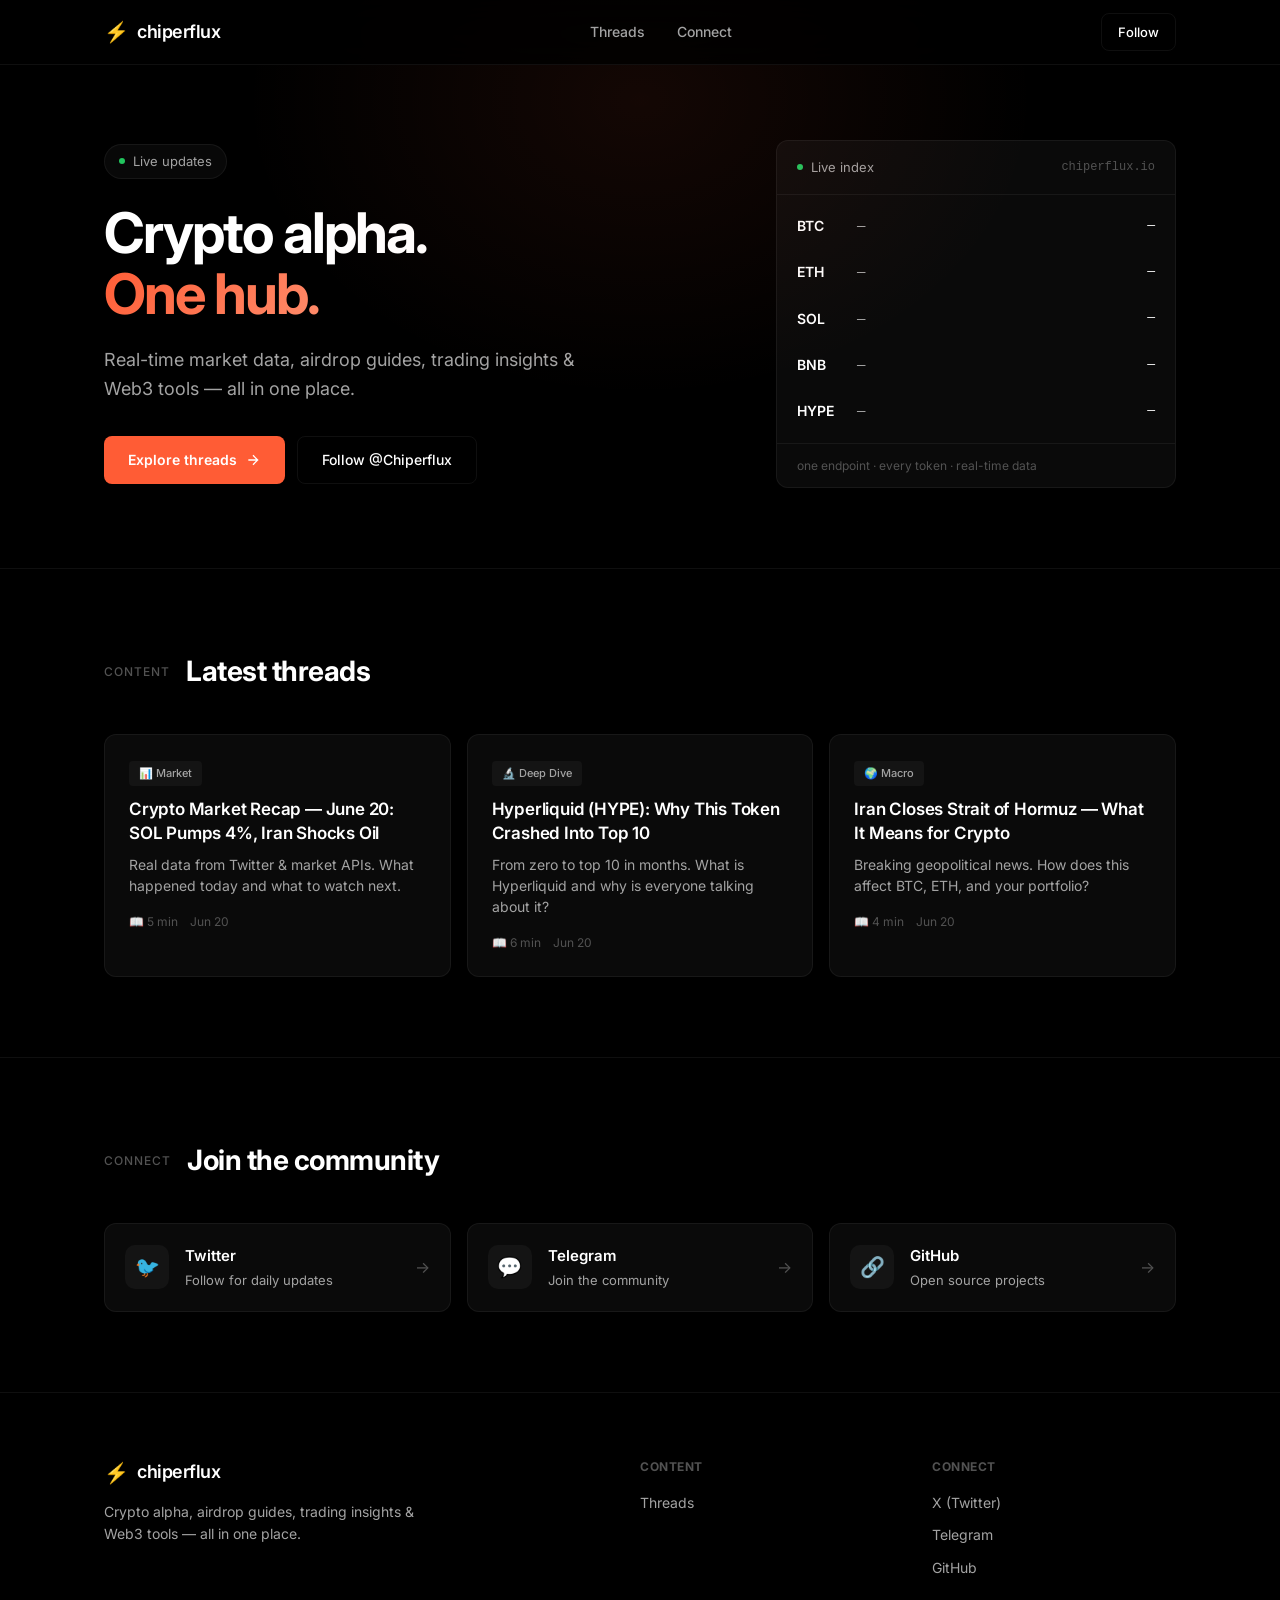
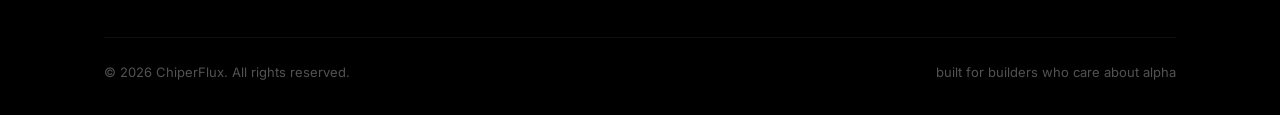
<file: index.html>
<!DOCTYPE html>
<html lang="en">
<head>
    <meta charset="UTF-8">
    <meta name="viewport" content="width=device-width, initial-scale=1.0">
    <title>ChiperFlux — Web3 x NFT x AI</title>
    <meta name="description" content="Crypto alpha, airdrop guides, trading insights & Web3 tools. Built by @Chiperflux.">
    <link rel="preconnect" href="https://fonts.googleapis.com">
    <link rel="preconnect" href="https://fonts.gstatic.com" crossorigin>
    <link href="https://fonts.googleapis.com/css2?family=Inter:wght@300;400;500;600;700;800;900&display=swap" rel="stylesheet">
    <link rel="stylesheet" href="css/style.css">
    <link rel="icon" href="data:image/svg+xml,<svg xmlns='http://www.w3.org/2000/svg' viewBox='0 0 100 100'><text y='.9em' font-size='90'>⚡</text></svg>">
</head>
<body>
    <!-- Navigation -->
    <nav class="nav">
        <div class="nav-inner">
            <a href="/" class="nav-logo">
                <span class="logo-icon">⚡</span>
                <span class="logo-text">chiperflux</span>
            </a>
            <div class="nav-links">
                <a href="#threads">Threads</a>
                                <a href="#connect">Connect</a>
            </div>
            <div class="nav-actions">
                <a href="https://x.com/Chiperflux" target="_blank" class="btn-nav">Follow</a>
            </div>
            <button class="nav-toggle" onclick="toggleNav()">
                <span></span>
                <span></span>
                <span></span>
            </button>
        </div>
    </nav>

    <!-- Mobile Menu -->
    <div class="mobile-menu" id="mobileMenu">
        <div class="mobile-menu-inner">
            <a href="#threads" onclick="toggleNav()">Threads</a>
                        <a href="#connect" onclick="toggleNav()">Connect</a>
            <a href="https://x.com/Chiperflux" target="_blank" class="btn-primary">Follow on X</a>
        </div>
    </div>

    <!-- Hero Section -->
    <section class="hero">
        <div class="hero-glow"></div>
        <div class="container">
            <div class="hero-content">
                <div class="hero-text">
                    <div class="hero-badge">
                        <span class="badge-dot"></span>
                        Live updates
                    </div>
                    <h1>Crypto alpha.<br><span class="gradient-text">One hub.</span></h1>
                    <p>Real-time market data, airdrop guides, trading insights & Web3 tools — all in one place.</p>
                    <div class="hero-actions">
                        <a href="#threads" class="btn-primary">
                            Explore threads
                            <svg width="16" height="16" viewBox="0 0 24 24" fill="none" stroke="currentColor" stroke-width="2"><path d="M5 12h14M12 5l7 7-7 7"/></svg>
                        </a>
                        <a href="https://x.com/Chiperflux" target="_blank" class="btn-outline">Follow @Chiperflux</a>
                    </div>
                </div>
                <div class="hero-card">
                    <div class="card-header">
                        <span class="card-badge">
                            <span class="badge-dot"></span>
                            Live index
                        </span>
                        <span class="card-link">chiperflux.io</span>
                    </div>
                    <div class="card-content" id="liveIndex">
                        <div class="index-row">
                            <span class="index-symbol">BTC</span>
                            <span class="index-price" id="idx-btc">—</span>
                            <span class="index-change" id="idx-btc-change">—</span>
                        </div>
                        <div class="index-row">
                            <span class="index-symbol">ETH</span>
                            <span class="index-price" id="idx-eth">—</span>
                            <span class="index-change" id="idx-eth-change">—</span>
                        </div>
                        <div class="index-row">
                            <span class="index-symbol">SOL</span>
                            <span class="index-price" id="idx-sol">—</span>
                            <span class="index-change" id="idx-sol-change">—</span>
                        </div>
                        <div class="index-row">
                            <span class="index-symbol">BNB</span>
                            <span class="index-price" id="idx-bnb">—</span>
                            <span class="index-change" id="idx-bnb-change">—</span>
                        </div>
                        <div class="index-row">
                            <span class="index-symbol">HYPE</span>
                            <span class="index-price" id="idx-hype">—</span>
                            <span class="index-change" id="idx-hype-change">—</span>
                        </div>
                    </div>
                    <div class="card-footer">
                        <span>one endpoint · every token · real-time data</span>
                    </div>
                </div>
            </div>

        </div>
    </section>



    <!-- Threads Section -->
    <section class="section" id="threads">
        <div class="container">
            <div class="section-header">
                <span class="section-label">CONTENT</span>
                <h2>Latest threads</h2>
            </div>
            <div class="threads-grid" id="threadsGrid"></div>
        </div>
    </section>

    <!-- Connect Section -->
    <section class="section" id="connect">
        <div class="container">
            <div class="section-header">
                <span class="section-label">CONNECT</span>
                <h2>Join the community</h2>
            </div>
            <div class="connect-grid" id="linksGrid"></div>
        </div>
    </section>

    <!-- Footer -->
    <footer class="footer">
        <div class="container">
            <div class="footer-grid">
                <div class="footer-brand">
                    <a href="/" class="footer-logo">
                        <span class="logo-icon">⚡</span>
                        <span class="logo-text">chiperflux</span>
                    </a>
                    <p>Crypto alpha, airdrop guides, trading insights & Web3 tools — all in one place.</p>
                </div>
                <div class="footer-col">
                    <h4>Content</h4>
                    <a href="#threads">Threads</a>
                                    </div>
                <div class="footer-col">
                    <h4>Connect</h4>
                    <a href="https://x.com/Chiperflux" target="_blank">X (Twitter)</a>
                    <a href="https://t.me/chiperflux" target="_blank">Telegram</a>
                    <a href="https://github.com/chiperflux" target="_blank">GitHub</a>
                </div>
            </div>
            <div class="footer-bottom">
                <span>© 2026 ChiperFlux. All rights reserved.</span>
                <span>built for builders who care about alpha</span>
            </div>
        </div>
    </footer>

    <script src="js/app.js"></script>
</body>
</html>
</file>
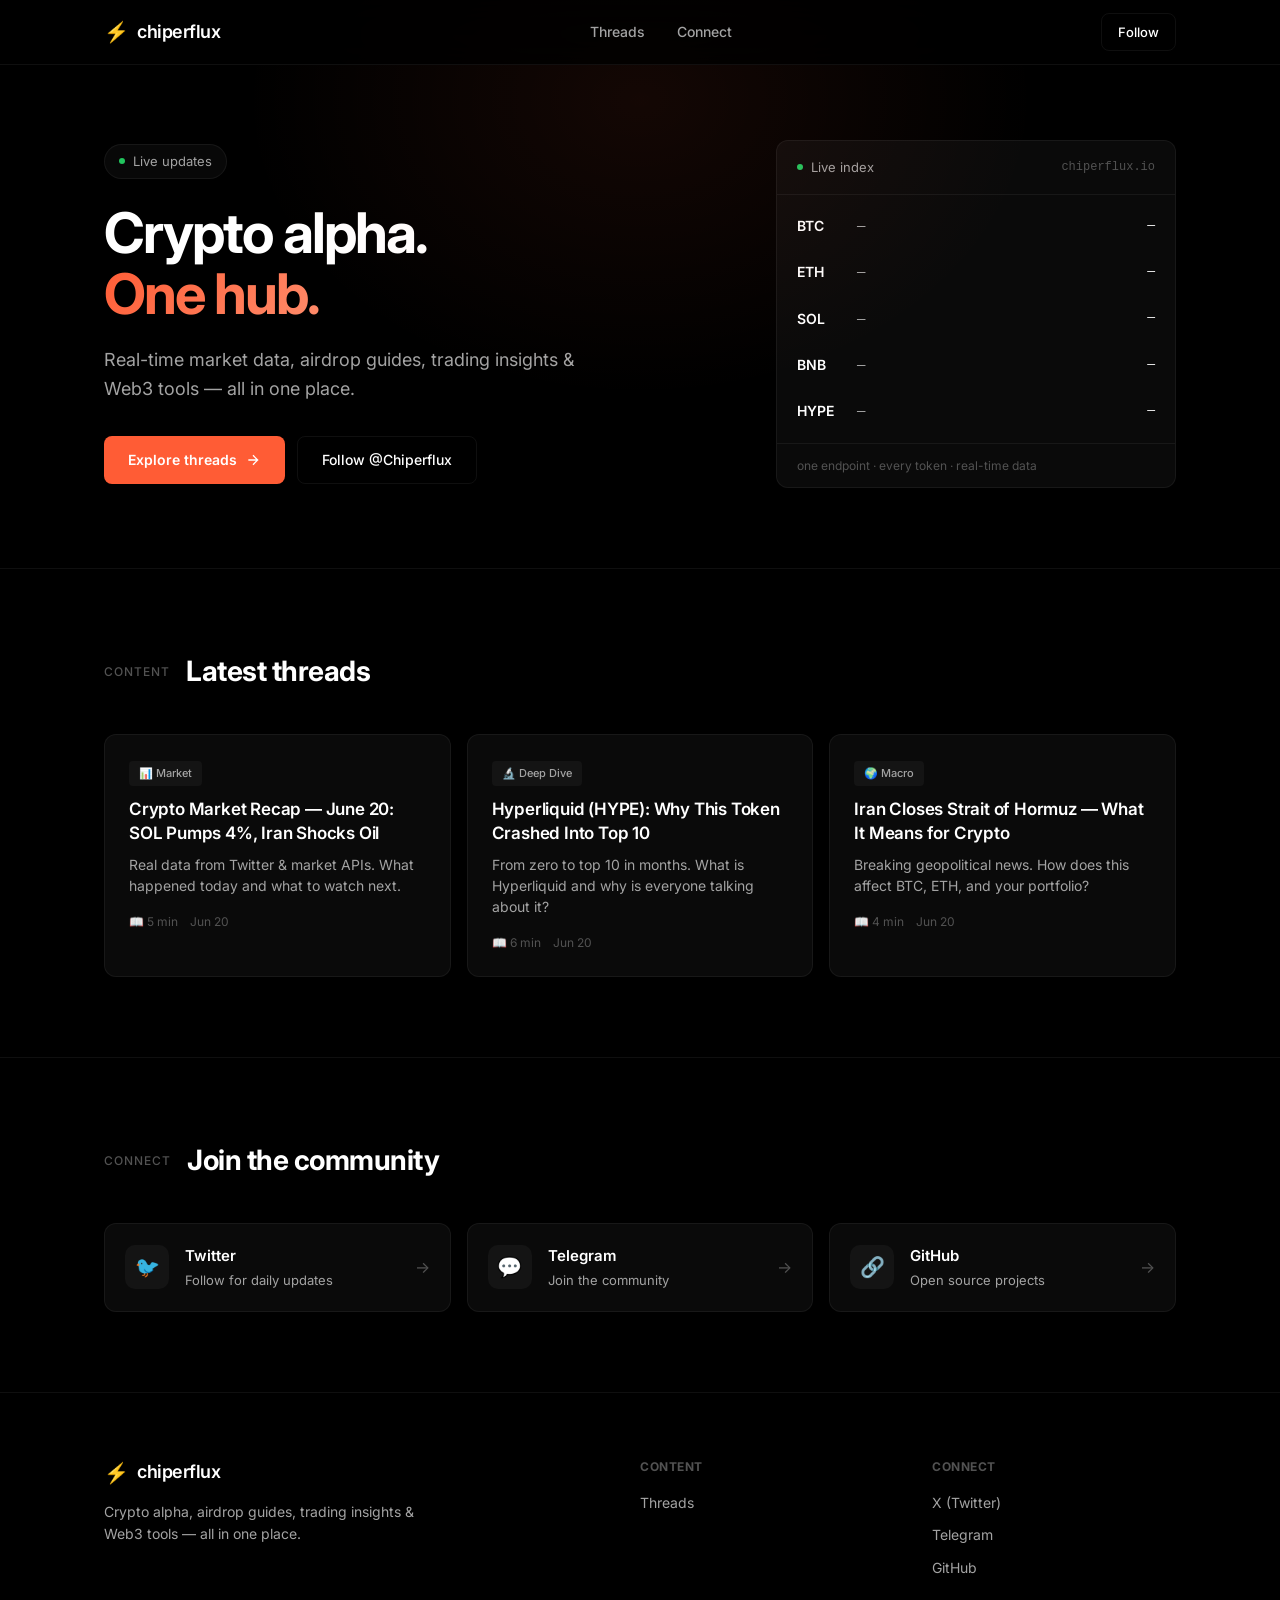
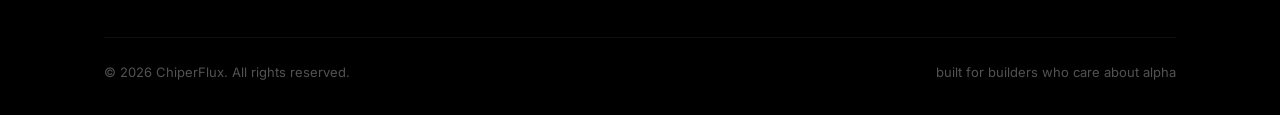
<file: thread.html>
<!DOCTYPE html>
<html lang="en">
<head>
    <meta charset="UTF-8">
    <meta name="viewport" content="width=device-width, initial-scale=1.0">
    <title>Thread — ChiperFlux</title>
    <meta name="description" content="Crypto thread by @Chiperflux">
    <link rel="preconnect" href="https://fonts.googleapis.com">
    <link rel="preconnect" href="https://fonts.gstatic.com" crossorigin>
    <link href="https://fonts.googleapis.com/css2?family=Inter:wght@300;400;500;600;700;800;900&display=swap" rel="stylesheet">
    <link rel="stylesheet" href="css/style.css">
    <link rel="icon" href="data:image/svg+xml,<svg xmlns='http://www.w3.org/2000/svg' viewBox='0 0 100 100'><text y='.9em' font-size='90'>⚡</text></svg>">
</head>
<body>
    <!-- Navigation -->
    <nav class="nav">
        <div class="nav-inner">
            <a href="/" class="nav-logo">
                <span class="logo-icon">⚡</span>
                <span class="logo-text">chiperflux</span>
            </a>
            <div class="nav-links">
                <a href="/">Home</a>
                <a href="/#threads">Threads</a>
                            </div>
            <div class="nav-actions">
                <a href="https://x.com/Chiperflux" target="_blank" class="btn-nav">Follow</a>
            </div>
            <button class="nav-toggle" onclick="toggleNav()">
                <span></span>
                <span></span>
                <span></span>
            </button>
        </div>
    </nav>

    <!-- Mobile Menu -->
    <div class="mobile-menu" id="mobileMenu">
        <div class="mobile-menu-inner">
            <a href="/" onclick="toggleNav()">Home</a>
            <a href="/#threads" onclick="toggleNav()">Threads</a>
                        <a href="https://x.com/Chiperflux" target="_blank" class="btn-primary">Follow on X</a>
        </div>
    </div>

    <main class="thread-page">
        <a href="/" class="back-link">
            <svg width="16" height="16" viewBox="0 0 24 24" fill="none" stroke="currentColor" stroke-width="2"><path d="M19 12H5M12 19l-7-7 7-7"/></svg>
            Back to hub
        </a>

        <div class="thread-hero">
            <span class="thread-tag" id="threadTag">—</span>
            <h1 class="thread-title-lg" id="threadTitle">Loading...</h1>
            <div class="thread-meta-lg">
                <span id="threadDate">—</span>
                <span id="threadReadTime">—</span>
            </div>
        </div>

        <div class="tweet-list" id="tweetList"></div>

        <div class="thread-actions">
            <a id="twitterShareBtn" href="#" target="_blank" class="btn-primary">
                <svg width="16" height="16" viewBox="0 0 24 24" fill="currentColor"><path d="M18.244 2.25h3.308l-7.227 8.26 8.502 11.24H16.17l-5.214-6.817L4.99 21.75H1.68l7.73-8.835L1.254 2.25H8.08l4.713 6.231zm-1.161 17.52h1.833L7.084 4.126H5.117z"/></svg>
                Share on X
            </a>
            <button onclick="copyLink()" class="btn-share">
                <svg width="16" height="16" viewBox="0 0 24 24" fill="none" stroke="currentColor" stroke-width="2"><rect x="9" y="9" width="13" height="13" rx="2"/><path d="M5 15H4a2 2 0 01-2-2V4a2 2 0 012-2h9a2 2 0 012 2v1"/></svg>
                Copy link
            </button>
        </div>

        <section class="section" style="padding-top:40px;border-top:1px solid rgba(255,255,255,0.06)">
            <div class="section-header">
                <span class="section-label">MORE</span>
                <h2>Other threads</h2>
            </div>
            <div class="threads-grid" id="relatedThreads"></div>
        </section>

        <footer class="footer" style="margin-top:40px">
            <div class="footer-bottom">
                <a href="/">← Back to ChiperFlux Hub</a>
            </div>
        </footer>
    </main>

    <script src="js/thread.js"></script>
</body>
</html>
</file>
<file: css/style.css>
/* ============================================
   ChiperFlux — zyloo.io Style
   Dark, minimal, clean, professional
   ============================================ */

:root {
    --bg: #000;
    --bg-card: #0a0a0a;
    --bg-card-hover: #111;
    --border: rgba(255, 255, 255, 0.06);
    --border-hover: rgba(255, 255, 255, 0.12);
    --text: #fff;
    --text-secondary: #a3a3a3;
    --text-muted: #525252;
    --accent: #ff5c35;
    --accent-hover: #ff7a5c;
    --green: #22c55e;
    --red: #ef4444;
    --radius: 12px;
    --radius-sm: 8px;
    --font: 'Inter', -apple-system, BlinkMacSystemFont, sans-serif;
}

*, *::before, *::after {
    margin: 0;
    padding: 0;
    box-sizing: border-box;
}

html {
    scroll-behavior: smooth;
}

body {
    font-family: var(--font);
    background: var(--bg);
    color: var(--text);
    line-height: 1.6;
    -webkit-font-smoothing: antialiased;
    -moz-osx-font-smoothing: grayscale;
}

.container {
    max-width: 1120px;
    margin: 0 auto;
    padding: 0 24px;
}

/* ============================================
   Navigation
   ============================================ */

.nav {
    position: fixed;
    top: 0;
    left: 0;
    right: 0;
    z-index: 100;
    background: rgba(0, 0, 0, 0.8);
    backdrop-filter: blur(20px);
    -webkit-backdrop-filter: blur(20px);
    border-bottom: 1px solid var(--border);
}

.nav-inner {
    max-width: 1120px;
    margin: 0 auto;
    padding: 0 24px;
    height: 64px;
    display: flex;
    align-items: center;
    justify-content: space-between;
}

.nav-logo {
    display: flex;
    align-items: center;
    gap: 8px;
    text-decoration: none;
    color: var(--text);
}

.logo-icon {
    font-size: 20px;
}

.logo-text {
    font-size: 18px;
    font-weight: 600;
    letter-spacing: -0.5px;
}

.nav-links {
    display: flex;
    gap: 32px;
}

.nav-links a {
    color: var(--text-secondary);
    text-decoration: none;
    font-size: 14px;
    font-weight: 500;
    transition: color 0.2s;
}

.nav-links a:hover {
    color: var(--text);
}

.nav-actions {
    display: flex;
    align-items: center;
    gap: 12px;
}

.btn-nav {
    padding: 8px 16px;
    background: transparent;
    border: 1px solid var(--border);
    border-radius: var(--radius-sm);
    color: var(--text);
    text-decoration: none;
    font-size: 13px;
    font-weight: 500;
    transition: all 0.2s;
}

.btn-nav:hover {
    background: rgba(255, 255, 255, 0.05);
    border-color: var(--border-hover);
}

.nav-toggle {
    display: none;
    flex-direction: column;
    gap: 5px;
    background: none;
    border: none;
    cursor: pointer;
    padding: 8px;
}

.nav-toggle span {
    display: block;
    width: 20px;
    height: 2px;
    background: var(--text);
    border-radius: 1px;
    transition: all 0.3s;
}

.nav-toggle.active span:nth-child(1) {
    transform: rotate(45deg) translate(5px, 5px);
}

.nav-toggle.active span:nth-child(2) {
    opacity: 0;
}

.nav-toggle.active span:nth-child(3) {
    transform: rotate(-45deg) translate(5px, -5px);
}

/* Mobile Menu */
.mobile-menu {
    position: fixed;
    top: 64px;
    left: 0;
    right: 0;
    bottom: 0;
    background: rgba(0, 0, 0, 0.95);
    z-index: 99;
    opacity: 0;
    visibility: hidden;
    transition: all 0.3s;
}

.mobile-menu.active {
    opacity: 1;
    visibility: visible;
}

.mobile-menu-inner {
    padding: 24px;
    display: flex;
    flex-direction: column;
    gap: 16px;
}

.mobile-menu-inner a {
    color: var(--text);
    text-decoration: none;
    font-size: 18px;
    font-weight: 500;
    padding: 12px 0;
    border-bottom: 1px solid var(--border);
}

/* ============================================
   Hero Section
   ============================================ */

.hero {
    position: relative;
    padding: 140px 0 80px;
    overflow: hidden;
}

.hero-glow {
    position: absolute;
    top: -200px;
    left: 50%;
    transform: translateX(-50%);
    width: 800px;
    height: 600px;
    background: radial-gradient(ellipse, rgba(255, 92, 53, 0.08) 0%, transparent 70%);
    pointer-events: none;
}

.hero-content {
    display: grid;
    grid-template-columns: 1fr 400px;
    gap: 60px;
    align-items: center;
}

.hero-badge {
    display: inline-flex;
    align-items: center;
    gap: 8px;
    padding: 6px 14px;
    background: rgba(255, 255, 255, 0.03);
    border: 1px solid var(--border);
    border-radius: 20px;
    font-size: 13px;
    color: var(--text-secondary);
    margin-bottom: 24px;
}

.badge-dot {
    width: 6px;
    height: 6px;
    background: var(--green);
    border-radius: 50%;
    animation: pulse 2s ease-in-out infinite;
}

@keyframes pulse {
    0%, 100% { opacity: 1; }
    50% { opacity: 0.5; }
}

.hero h1 {
    font-size: 56px;
    font-weight: 700;
    line-height: 1.1;
    letter-spacing: -2px;
    margin-bottom: 20px;
}

.gradient-text {
    background: linear-gradient(135deg, var(--accent), #ff8c6b);
    -webkit-background-clip: text;
    -webkit-text-fill-color: transparent;
    background-clip: text;
}

.hero p {
    font-size: 18px;
    color: var(--text-secondary);
    line-height: 1.6;
    margin-bottom: 32px;
    max-width: 480px;
}

.hero-actions {
    display: flex;
    gap: 12px;
    flex-wrap: wrap;
}

.btn-primary {
    display: inline-flex;
    align-items: center;
    gap: 8px;
    padding: 12px 24px;
    background: var(--accent);
    color: var(--text);
    border: none;
    border-radius: var(--radius-sm);
    font-size: 14px;
    font-weight: 600;
    text-decoration: none;
    transition: all 0.2s;
    cursor: pointer;
}

.btn-primary:hover {
    background: var(--accent-hover);
    transform: translateY(-1px);
}

.btn-outline {
    display: inline-flex;
    align-items: center;
    gap: 8px;
    padding: 12px 24px;
    background: transparent;
    color: var(--text);
    border: 1px solid var(--border);
    border-radius: var(--radius-sm);
    font-size: 14px;
    font-weight: 500;
    text-decoration: none;
    transition: all 0.2s;
}

.btn-outline:hover {
    background: rgba(255, 255, 255, 0.03);
    border-color: var(--border-hover);
}

/* Hero Card */
.hero-card {
    background: var(--bg-card);
    border: 1px solid var(--border);
    border-radius: var(--radius);
    overflow: hidden;
}

.card-header {
    display: flex;
    align-items: center;
    justify-content: space-between;
    padding: 16px 20px;
    border-bottom: 1px solid var(--border);
}

.card-badge {
    display: flex;
    align-items: center;
    gap: 8px;
    font-size: 13px;
    color: var(--text-secondary);
}

.card-link {
    font-size: 12px;
    color: var(--text-muted);
    font-family: monospace;
}

.card-content {
    padding: 8px 0;
}

.index-row {
    display: flex;
    align-items: center;
    padding: 12px 20px;
    transition: background 0.2s;
}

.index-row:hover {
    background: rgba(255, 255, 255, 0.02);
}

.index-symbol {
    width: 60px;
    font-weight: 600;
    font-size: 14px;
    color: var(--text);
}

.index-price {
    flex: 1;
    font-size: 14px;
    color: var(--text-secondary);
    font-family: monospace;
}

.index-change {
    font-size: 13px;
    font-weight: 500;
    font-family: monospace;
}

.index-change.up { color: var(--green); }
.index-change.down { color: var(--red); }

.card-footer {
    padding: 12px 20px;
    border-top: 1px solid var(--border);
    font-size: 12px;
    color: var(--text-muted);
}

/* Hero Stats */
.hero-stats {
    display: flex;
    gap: 48px;
    margin-top: 64px;
    padding-top: 32px;
    border-top: 1px solid var(--border);
}

.stat {
    display: flex;
    flex-direction: column;
    gap: 4px;
}

.stat-value {
    font-size: 32px;
    font-weight: 700;
    letter-spacing: -1px;
}

.stat-label {
    font-size: 13px;
    color: var(--text-muted);
    text-transform: uppercase;
    letter-spacing: 0.5px;
}

/* ============================================
   Sections
   ============================================ */

.section {
    padding: 80px 0;
    border-top: 1px solid var(--border);
}

.section-header {
    display: flex;
    align-items: center;
    gap: 16px;
    margin-bottom: 40px;
}

.section-label {
    font-size: 12px;
    color: var(--text-muted);
    text-transform: uppercase;
    letter-spacing: 1px;
    font-weight: 500;
}

.section-header h2 {
    font-size: 28px;
    font-weight: 700;
    letter-spacing: -0.5px;
    flex: 1;
}

.section-link {
    font-size: 14px;
    color: var(--text-secondary);
    text-decoration: none;
    transition: color 0.2s;
}

.section-link:hover {
    color: var(--text);
}

/* ============================================
   Market Table
   ============================================ */

.market-table {
    background: var(--bg-card);
    border: 1px solid var(--border);
    border-radius: var(--radius);
    overflow: hidden;
}

.table-header {
    display: grid;
    grid-template-columns: 50px 1fr 140px 100px;
    padding: 12px 20px;
    border-bottom: 1px solid var(--border);
    font-size: 12px;
    color: var(--text-muted);
    text-transform: uppercase;
    letter-spacing: 0.5px;
}

.market-row {
    display: grid;
    grid-template-columns: 50px 1fr 140px 100px;
    padding: 16px 20px;
    border-bottom: 1px solid var(--border);
    transition: background 0.2s;
    align-items: center;
}

.market-row:last-child {
    border-bottom: none;
}

.market-row:hover {
    background: rgba(255, 255, 255, 0.02);
}

.market-rank {
    font-size: 14px;
    color: var(--text-muted);
    font-weight: 500;
}

.market-info {
    display: flex;
    align-items: center;
    gap: 12px;
}

.market-symbol {
    font-weight: 600;
    font-size: 14px;
}

.market-name {
    font-size: 13px;
    color: var(--text-secondary);
}

.market-price {
    font-size: 14px;
    font-family: monospace;
    color: var(--text);
}

.market-change {
    font-size: 14px;
    font-weight: 500;
    font-family: monospace;
}

.market-change.up { color: var(--green); }
.market-change.down { color: var(--red); }

/* ============================================
   Threads Grid
   ============================================ */

.threads-grid {
    display: grid;
    grid-template-columns: repeat(auto-fill, minmax(340px, 1fr));
    gap: 16px;
}

.thread-card {
    display: block;
    padding: 24px;
    background: var(--bg-card);
    border: 1px solid var(--border);
    border-radius: var(--radius);
    text-decoration: none;
    color: var(--text);
    transition: all 0.2s;
}

.thread-card:hover {
    background: var(--bg-card-hover);
    border-color: var(--border-hover);
    transform: translateY(-2px);
}

.thread-tag {
    display: inline-block;
    font-size: 11px;
    padding: 4px 10px;
    background: rgba(255, 255, 255, 0.04);
    color: var(--text-secondary);
    border-radius: 4px;
    font-weight: 500;
    margin-bottom: 12px;
}

.thread-title {
    font-size: 17px;
    font-weight: 600;
    line-height: 1.4;
    margin-bottom: 8px;
    letter-spacing: -0.2px;
}

.thread-excerpt {
    font-size: 14px;
    color: var(--text-secondary);
    line-height: 1.5;
    margin-bottom: 16px;
}

.thread-meta {
    display: flex;
    align-items: center;
    gap: 12px;
    font-size: 12px;
    color: var(--text-muted);
}

.thread-meta span {
    display: flex;
    align-items: center;
    gap: 4px;
}

/* ============================================
   Connect Grid
   ============================================ */

.connect-grid {
    display: grid;
    grid-template-columns: repeat(auto-fill, minmax(280px, 1fr));
    gap: 16px;
}

.connect-card {
    display: flex;
    align-items: center;
    gap: 16px;
    padding: 20px;
    background: var(--bg-card);
    border: 1px solid var(--border);
    border-radius: var(--radius);
    text-decoration: none;
    color: var(--text);
    transition: all 0.2s;
}

.connect-card:hover {
    background: var(--bg-card-hover);
    border-color: var(--border-hover);
}

.connect-icon {
    width: 44px;
    height: 44px;
    display: flex;
    align-items: center;
    justify-content: center;
    background: rgba(255, 255, 255, 0.04);
    border-radius: 10px;
    font-size: 20px;
    flex-shrink: 0;
}

.connect-info {
    flex: 1;
}

.connect-title {
    font-size: 15px;
    font-weight: 600;
    margin-bottom: 2px;
}

.connect-desc {
    font-size: 13px;
    color: var(--text-secondary);
}

.connect-arrow {
    color: var(--text-muted);
    font-size: 16px;
    transition: all 0.2s;
}

.connect-card:hover .connect-arrow {
    color: var(--text);
    transform: translateX(4px);
}

/* ============================================
   Footer
   ============================================ */

.footer {
    padding: 64px 0 32px;
    border-top: 1px solid var(--border);
}

.footer-grid {
    display: grid;
    grid-template-columns: 2fr 1fr 1fr;
    gap: 48px;
    margin-bottom: 48px;
}

.footer-logo {
    display: flex;
    align-items: center;
    gap: 8px;
    text-decoration: none;
    color: var(--text);
    margin-bottom: 12px;
}

.footer-brand p {
    font-size: 14px;
    color: var(--text-secondary);
    max-width: 320px;
    line-height: 1.6;
}

.footer-col h4 {
    font-size: 12px;
    color: var(--text-muted);
    text-transform: uppercase;
    letter-spacing: 0.5px;
    margin-bottom: 16px;
}

.footer-col a {
    display: block;
    font-size: 14px;
    color: var(--text-secondary);
    text-decoration: none;
    margin-bottom: 10px;
    transition: color 0.2s;
}

.footer-col a:hover {
    color: var(--text);
}

.footer-bottom {
    display: flex;
    justify-content: space-between;
    padding-top: 24px;
    border-top: 1px solid var(--border);
    font-size: 13px;
    color: var(--text-muted);
}

/* ============================================
   Thread Page
   ============================================ */

.thread-page {
    max-width: 720px;
    margin: 0 auto;
    padding: 100px 24px 60px;
}

.back-link {
    display: inline-flex;
    align-items: center;
    gap: 6px;
    color: var(--text-secondary);
    text-decoration: none;
    font-size: 14px;
    margin-bottom: 32px;
    transition: color 0.2s;
}

.back-link:hover {
    color: var(--text);
}

.thread-hero {
    margin-bottom: 40px;
}

.thread-hero .thread-tag {
    margin-bottom: 16px;
}

.thread-title-lg {
    font-size: 32px;
    font-weight: 700;
    line-height: 1.2;
    letter-spacing: -1px;
    margin-bottom: 16px;
}

.thread-meta-lg {
    display: flex;
    gap: 16px;
    font-size: 14px;
    color: var(--text-secondary);
}

.tweet-list {
    display: flex;
    flex-direction: column;
    gap: 12px;
    margin-bottom: 40px;
}

.tweet-card {
    padding: 24px;
    background: var(--bg-card);
    border: 1px solid var(--border);
    border-radius: var(--radius);
    font-size: 15px;
    line-height: 1.7;
    white-space: pre-wrap;
    word-wrap: break-word;
}

.tweet-num {
    display: inline-block;
    font-size: 12px;
    color: var(--text-muted);
    font-weight: 500;
    margin-bottom: 12px;
    font-family: monospace;
}

.thread-actions {
    display: flex;
    gap: 12px;
    margin-bottom: 48px;
}

.btn-share {
    display: inline-flex;
    align-items: center;
    gap: 8px;
    padding: 10px 18px;
    background: var(--bg-card);
    border: 1px solid var(--border);
    border-radius: var(--radius-sm);
    color: var(--text-secondary);
    font-size: 14px;
    font-weight: 500;
    text-decoration: none;
    transition: all 0.2s;
    cursor: pointer;
}

.btn-share:hover {
    background: var(--bg-card-hover);
    color: var(--text);
}

/* ============================================
   Responsive
   ============================================ */

@media (max-width: 768px) {
    .nav-links {
        display: none;
    }

    .nav-actions {
        display: none;
    }

    .nav-toggle {
        display: flex;
    }

    .hero {
        padding: 120px 0 60px;
    }

    .hero-content {
        grid-template-columns: 1fr;
        gap: 40px;
    }

    .hero h1 {
        font-size: 36px;
        letter-spacing: -1px;
    }

    .hero p {
        font-size: 16px;
    }

    .hero-stats {
        gap: 24px;
        flex-wrap: wrap;
    }

    .stat-value {
        font-size: 24px;
    }

    .section {
        padding: 60px 0;
    }

    .section-header h2 {
        font-size: 22px;
    }

    .table-header,
    .market-row {
        grid-template-columns: 40px 1fr 100px 80px;
        padding: 12px 16px;
    }

    .threads-grid {
        grid-template-columns: 1fr;
    }

    .connect-grid {
        grid-template-columns: 1fr;
    }

    .footer-grid {
        grid-template-columns: 1fr;
        gap: 32px;
    }

    .footer-bottom {
        flex-direction: column;
        gap: 8px;
    }

    .thread-title-lg {
        font-size: 24px;
    }
}

@media (max-width: 400px) {
    .hero h1 {
        font-size: 28px;
    }

    .hero-actions {
        flex-direction: column;
    }

    .btn-primary,
    .btn-outline {
        width: 100%;
        justify-content: center;
    }
}

/* ============================================
   Selection & Scrollbar
   ============================================ */

::selection {
    background: rgba(255, 92, 53, 0.3);
    color: #fff;
}

::-webkit-scrollbar {
    width: 6px;
}

::-webkit-scrollbar-track {
    background: var(--bg);
}

::-webkit-scrollbar-thumb {
    background: rgba(255, 255, 255, 0.1);
    border-radius: 3px;
}

::-webkit-scrollbar-thumb:hover {
    background: rgba(255, 255, 255, 0.2);
}
</file>
